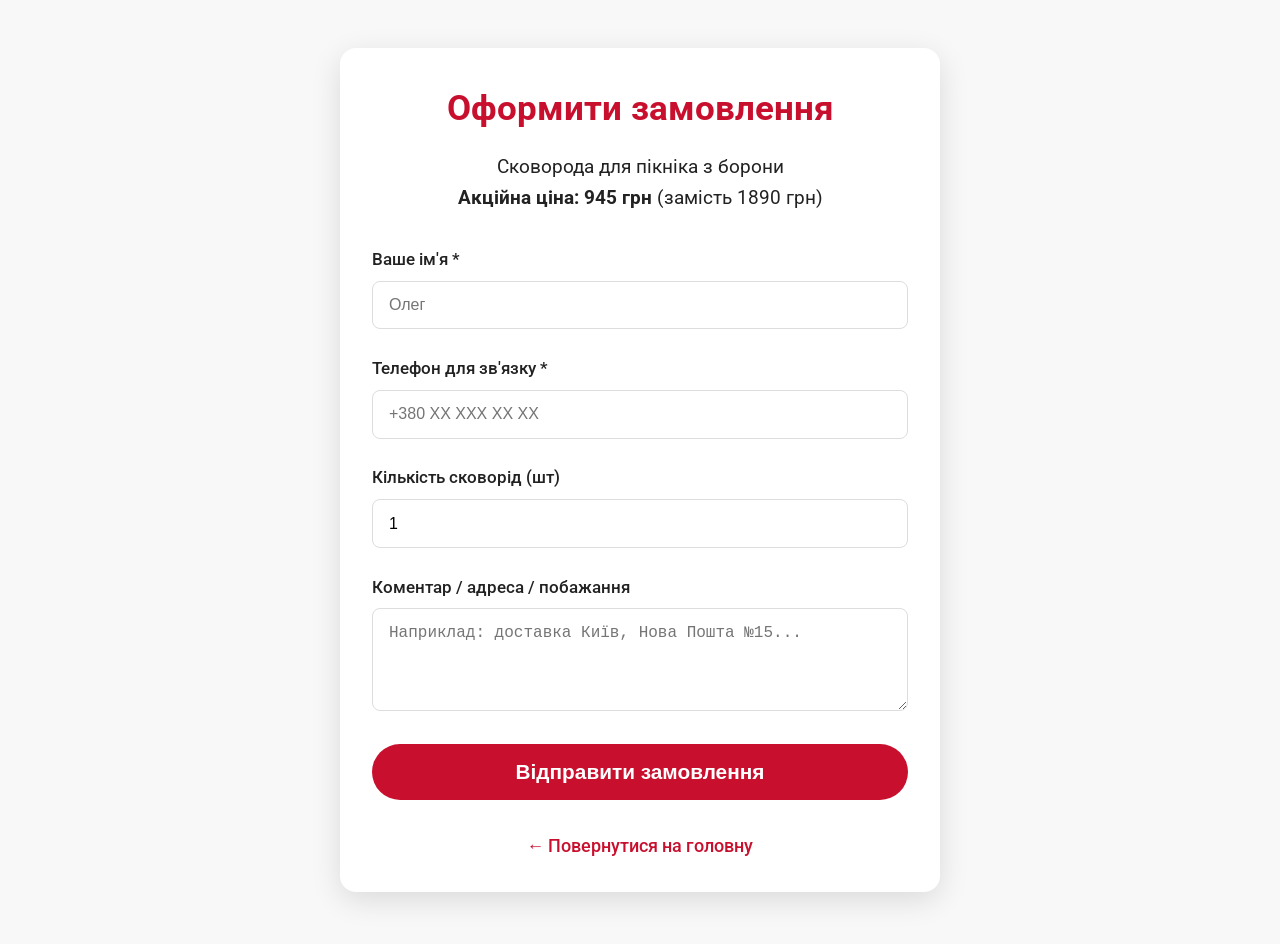
<file: order.html>
<!DOCTYPE html>
<html lang="uk">
<head>
    <meta charset="UTF-8" />
    <meta name="viewport" content="width=device-width, initial-scale=1.0"/>
    <title>Оформити замовлення – Сковорода Вогняр</title>
    <meta name="description" content="Оформлення замовлення на сковороду з борони зі знижкою 50%"/>

    <link rel="preconnect" href="https://fonts.googleapis.com">
    <link rel="preconnect" href="https://fonts.gstatic.com" crossorigin>
    <link href="https://fonts.googleapis.com/css2?family=Roboto:wght@400;500;700;900&display=swap" rel="stylesheet">

    <link rel="stylesheet" href="css/order.css">
</head>
<body>

<div class="order-container">
    <h1 class="order-title">Оформити замовлення</h1>
    <p class="order-subtitle">
        Сковорода для пікніка з борони<br>
        <strong>Акційна ціна: 945 грн</strong> (замість 1890 грн)
    </p>

    <form id="orderForm">
        <div class="form-group">
            <label for="name">Ваше ім'я *</label>
            <input type="text" id="name" name="name" required placeholder="Олег">
        </div>

        <div class="form-group">
            <label for="phone">Телефон для зв'язку *</label>
            <input type="tel" id="phone" name="phone" required placeholder="+380 XX XXX XX XX">
        </div>

        <div class="form-group">
            <label for="quantity">Кількість сковорід (шт)</label>
            <input type="number" id="quantity" name="quantity" min="1" value="1">
        </div>

        <div class="form-group">
            <label for="comment">Коментар / адреса / побажання</label>
            <textarea id="comment" name="comment" rows="4" placeholder="Наприклад: доставка Київ, Нова Пошта №15..."></textarea>
        </div>

        <button type="submit" class="submit-btn">Відправити замовлення</button>
    </form>

    <div id="success-message">Замовлення успішно відправлено! Менеджер зв'яжеться з вами протягом 10–30 хвилин.</div>
    <div id="error-message">Сталася помилка. Спробуйте ще раз або напишіть нам в Telegram.</div>

    <a href="index.html" class="back-link">← Повернутися на головну</a>
</div>

<script>
    document.getElementById('orderForm').addEventListener('submit', function(e) {
        e.preventDefault();

        const formData = {
            name: document.getElementById('name').value.trim(),
            phone: document.getElementById('phone').value.trim(),
            quantity: document.getElementById('quantity').value,
            comment: document.getElementById('comment').value.trim()
        };

        if (!formData.name || !formData.phone) {
            alert('Заповніть ім'я та телефон!');
            return;
        }

        // Імітація відправки (можна замінити на реальну інтеграцію)
        document.getElementById('success-message').style.display = 'block';
        document.getElementById('orderForm').reset();

        setTimeout(() => {
            document.getElementById('success-message').style.display = 'none';
        }, 8000);
    });
</script>

</body>
</html>
</file>
<file: css/order.css>
* {
    margin: 0;
    padding: 0;
    box-sizing: border-box;
}

body {
    font-family: 'Roboto', sans-serif;
    background: #f8f8f8;
    color: #222;
    line-height: 1.6;
}

.order-container {
    max-width: 600px;
    margin: 3rem auto;
    padding: 2rem;
    background: white;
    border-radius: 16px;
    box-shadow: 0 8px 30px rgba(0,0,0,0.12);
}

.order-title {
    color: #c8102e;
    text-align: center;
    margin-bottom: 1rem;
    font-size: 2.2rem;
}

.order-subtitle {
    text-align: center;
    margin-bottom: 2rem;
    font-size: 1.2rem;
}

.form-group {
    margin-bottom: 1.6rem;
}

label {
    display: block;
    margin-bottom: 0.5rem;
    font-weight: 500;
    font-size: 1.05rem;
}

input,
textarea {
    width: 100%;
    padding: 0.9rem 1rem;
    border: 1px solid #ddd;
    border-radius: 8px;
    font-size: 1rem;
    transition: border-color 0.2s, box-shadow 0.2s;
}

input:focus,
textarea:focus {
    outline: none;
    border-color: #c8102e;
    box-shadow: 0 0 0 3px rgba(200,16,46,0.15);
}

textarea {
    resize: vertical;
    min-height: 100px;
}

.submit-btn {
    background: #c8102e;
    color: white;
    border: none;
    padding: 1rem 2rem;
    font-size: 1.3rem;
    font-weight: 700;
    border-radius: 50px;
    cursor: pointer;
    width: 100%;
    transition: all 0.25s;
}

.submit-btn:hover {
    background: #e63946;
    transform: translateY(-2px);
}

#success-message,
#error-message {
    margin-top: 1.5rem;
    padding: 1rem;
    border-radius: 8px;
    text-align: center;
    display: none;
}

#success-message {
    background: #e8f5e9;
    color: #2e7d32;
}

#error-message {
    background: #ffebee;
    color: #c62828;
}

.back-link {
    display: block;
    text-align: center;
    margin-top: 2rem;
    color: #c8102e;
    font-weight: 500;
    text-decoration: none;
    font-size: 1.1rem;
}

.back-link:hover {
    text-decoration: underline;
}

/* Адаптив */
@media (max-width: 640px) {
    .order-container {
        margin: 2rem 1rem;
        padding: 1.5rem;
    }

    .order-title {
        font-size: 1.9rem;
    }

    .submit-btn {
        font-size: 1.2rem;
        padding: 0.9rem;
    }
}
</file>
